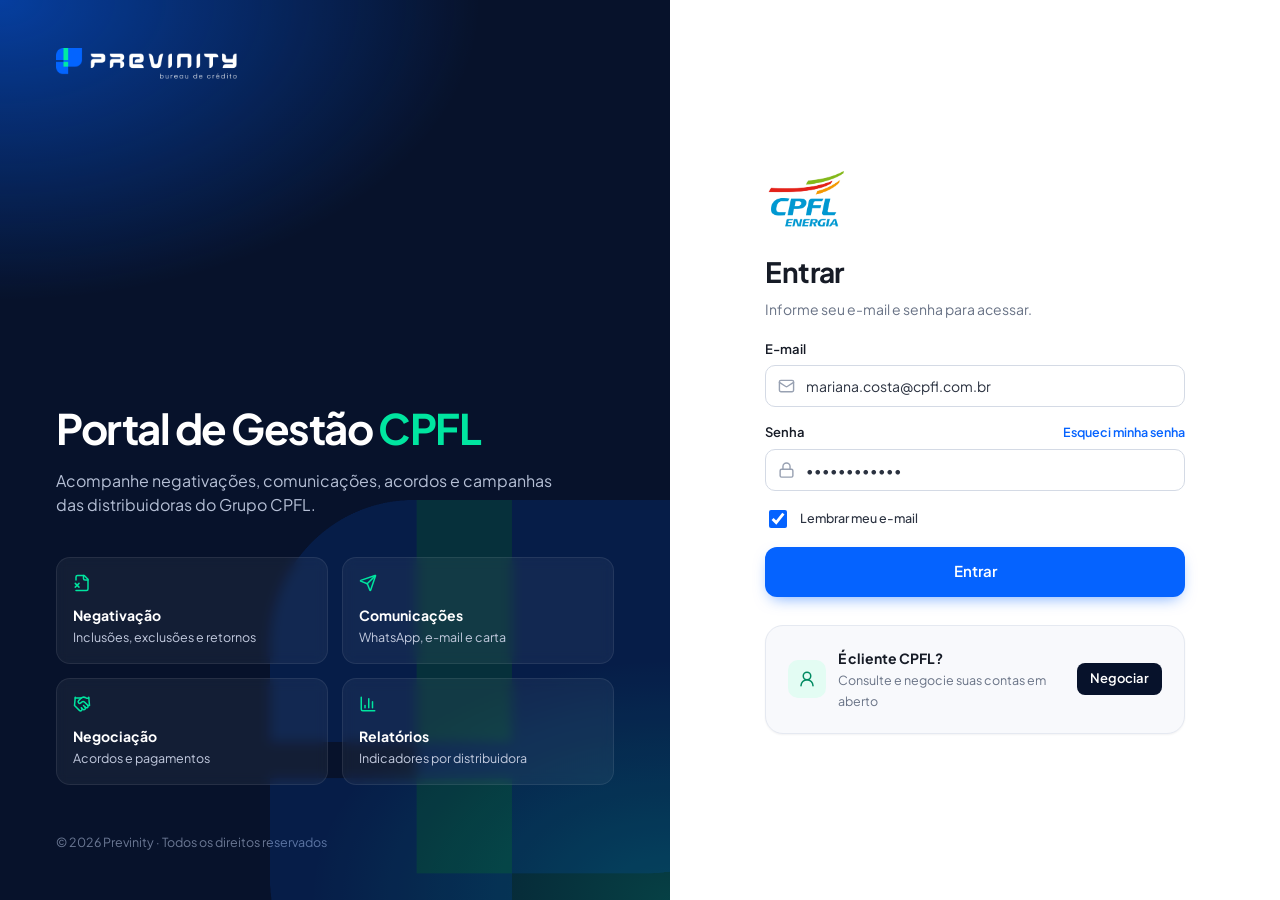
<file: index.html>
<!doctype html>
<html lang="pt-BR">
<head>
  <meta charset="utf-8">
  <meta name="viewport" content="width=device-width, initial-scale=1">
  <title>Previnity · Portal de Gestão CPFL</title>
  <link rel="icon" href="assets/img/simbolo.png">
  <link rel="stylesheet" href="assets/css/styles.css?v=5">
</head>
<body>
  <main class="auth">
    <section class="auth-hero">
      <img class="shape" src="assets/img/simbolo.png" alt="">
      <img src="assets/img/logo-branco.png" alt="Previnity" style="height:34px;width:auto;align-self:flex-start;object-fit:contain">
      <div style="margin-top:auto;padding-top:48px">
        <h1>Portal de Gestão <em>CPFL</em></h1>
        <p class="lead">Acompanhe negativações, comunicações, acordos e campanhas das distribuidoras do Grupo CPFL.</p>
        <div class="auth-feats">
          <div class="auth-feat"><i data-lucide="file-x-2"></i><strong>Negativação</strong><span>Inclusões, exclusões e retornos</span></div>
          <div class="auth-feat"><i data-lucide="send"></i><strong>Comunicações</strong><span>WhatsApp, e-mail e carta</span></div>
          <div class="auth-feat"><i data-lucide="handshake"></i><strong>Negociação</strong><span>Acordos e pagamentos</span></div>
          <div class="auth-feat"><i data-lucide="bar-chart-3"></i><strong>Relatórios</strong><span>Indicadores por distribuidora</span></div>
        </div>
      </div>
      <p class="small" style="margin-top:48px;color:#6b7894">© 2026 Previnity · Todos os direitos reservados</p>
    </section>

    <section class="auth-form">
      <div class="auth-card">
        <div id="step-login">
          <img src="assets/img/cpfl.png" alt="CPFL Energia" style="height:64px;width:auto;margin-bottom:20px">
          <h2>Entrar</h2>
          <p class="muted mt-1">Informe seu e-mail e senha para acessar.</p>

          <form id="login-form" class="stack mt-3" style="gap:16px">
            <div class="field">
              <label for="email">E-mail</label>
              <div class="input-icon"><i data-lucide="mail"></i><input class="input" id="email" type="email" value="mariana.costa@cpfl.com.br" required></div>
            </div>
            <div class="field">
              <div class="row-between"><label for="pwd">Senha</label><a href="#" class="small" style="font-weight:600">Esqueci minha senha</a></div>
              <div class="input-icon"><i data-lucide="lock"></i><input class="input" id="pwd" type="password" value="demonstracao" required></div>
            </div>
            <label class="check small"><input type="checkbox" checked> Lembrar meu e-mail</label>
            <button class="btn btn-primary btn-block btn-lg" type="submit">Entrar</button>
          </form>
        </div>

        <div id="step-mfa" class="hide">
          <button class="btn btn-ghost btn-sm" type="button" data-back style="margin-left:-12px"><i data-lucide="arrow-left"></i> Voltar</button>
          <div class="ico-box mt-2" style="width:52px;height:52px;border-radius:14px"><i data-lucide="mail-check"></i></div>
          <h2 class="mt-2">Código de verificação</h2>
          <p class="muted mt-1">Enviamos um código de 6 dígitos para o seu e-mail.</p>
          <form id="mfa-form" class="mt-3">
            <div class="row" style="gap:10px" id="otp">
              <input class="input" maxlength="1" inputmode="numeric" style="text-align:center;font-size:20px;font-weight:700;height:54px">
              <input class="input" maxlength="1" inputmode="numeric" style="text-align:center;font-size:20px;font-weight:700;height:54px">
              <input class="input" maxlength="1" inputmode="numeric" style="text-align:center;font-size:20px;font-weight:700;height:54px">
              <input class="input" maxlength="1" inputmode="numeric" style="text-align:center;font-size:20px;font-weight:700;height:54px">
              <input class="input" maxlength="1" inputmode="numeric" style="text-align:center;font-size:20px;font-weight:700;height:54px">
              <input class="input" maxlength="1" inputmode="numeric" style="text-align:center;font-size:20px;font-weight:700;height:54px">
            </div>
            <button class="btn btn-primary btn-block btn-lg mt-3" type="submit">Confirmar</button>
            <p class="small muted mt-2" style="text-align:center">Não recebeu? <a href="#" style="font-weight:600">Reenviar código</a></p>
          </form>
        </div>

        <div class="card card-pad mt-4" style="background:var(--surface-2)">
          <div class="row">
            <div class="ico-box green"><i data-lucide="user-round"></i></div>
            <div class="grow" style="flex:1">
              <strong class="strong" style="display:block">É cliente CPFL?</strong>
              <span class="small muted">Consulte e negocie suas contas em aberto</span>
            </div>
            <a class="btn btn-sm btn-dark" href="negociar">Negociar</a>
          </div>
        </div>
      </div>
    </section>
  </main>

  <script src="assets/vendor/lucide.min.js"></script>
  <script>
    lucide.createIcons();
    const login = document.getElementById('step-login');
    const mfa = document.getElementById('step-mfa');
    const showMfa = () => { login.classList.add('hide'); mfa.classList.remove('hide'); mfa.querySelector('input').focus(); };
    document.getElementById('login-form').addEventListener('submit', e => { e.preventDefault(); showMfa(); });
    document.querySelector('[data-back]').addEventListener('click', () => { mfa.classList.add('hide'); login.classList.remove('hide'); });
    const otp = [...document.querySelectorAll('#otp input')];
    otp.forEach((el, i) => el.addEventListener('input', () => { if (el.value && otp[i + 1]) otp[i + 1].focus(); }));
    document.getElementById('mfa-form').addEventListener('submit', e => { e.preventDefault(); location.href = 'gestao#/dashboard'; });
  </script>
</body>
</html>
</file>
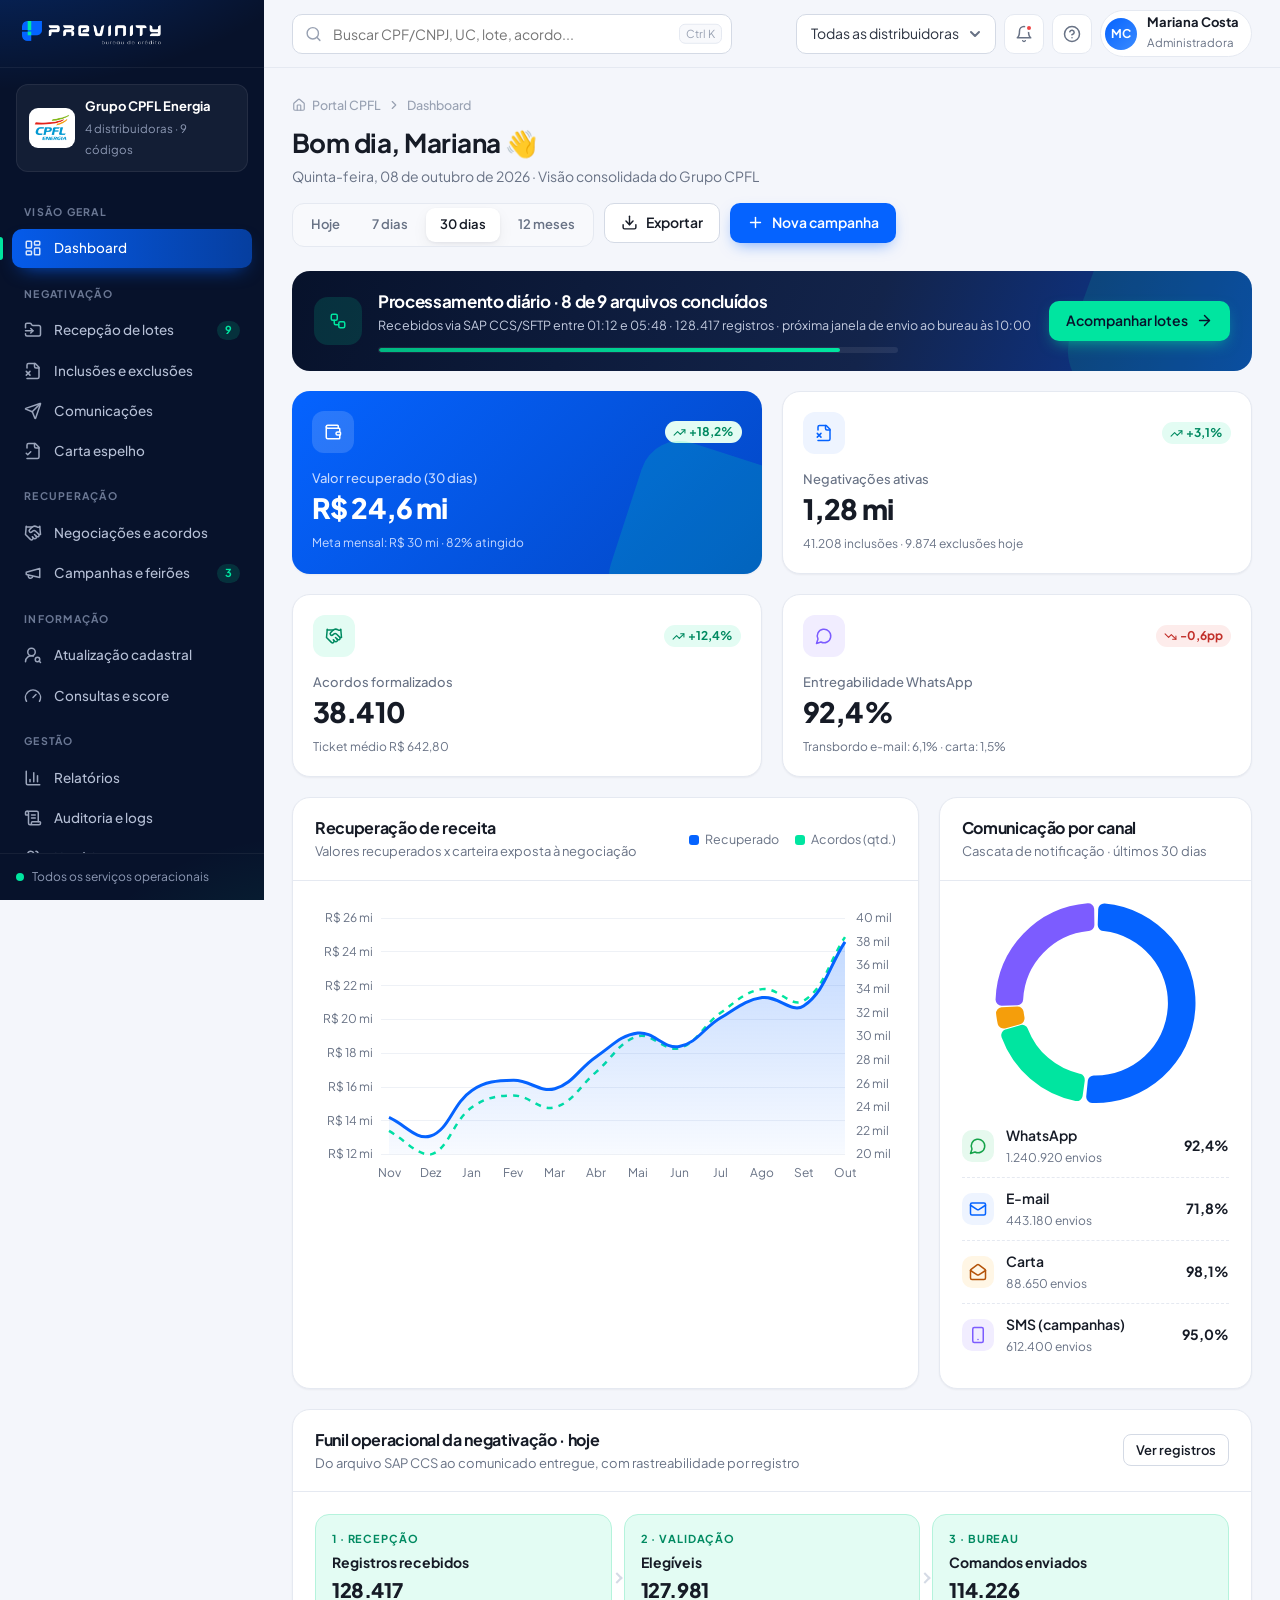
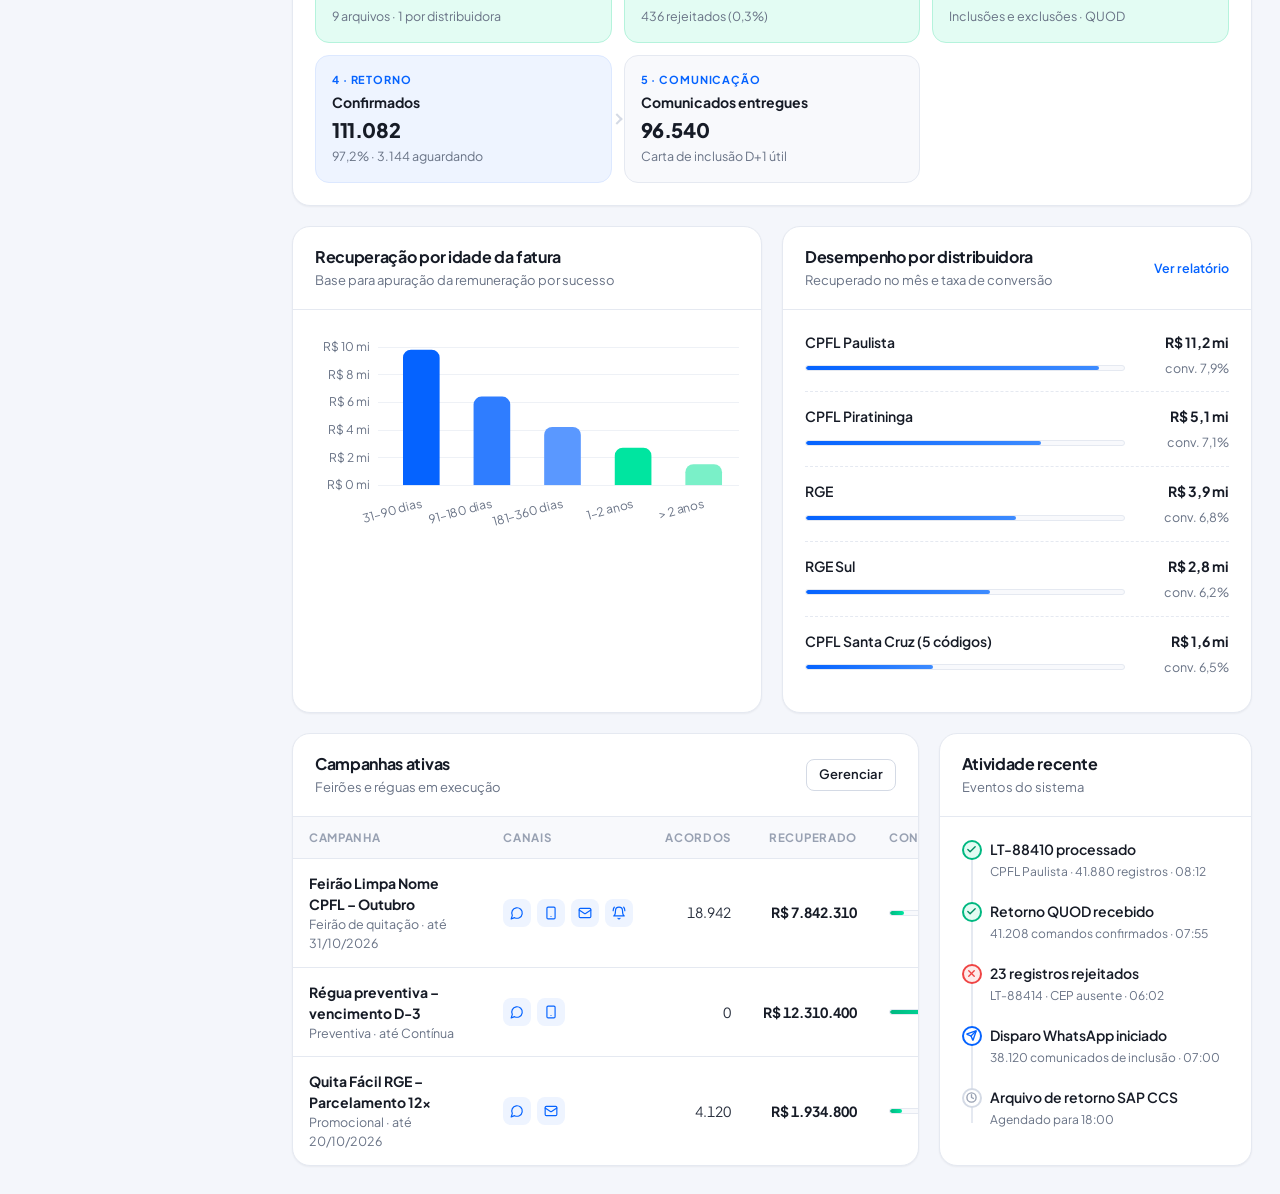
<file: gestao.html>
<!doctype html>
<html lang="pt-BR">
<head>
  <meta charset="utf-8">
  <meta name="viewport" content="width=device-width, initial-scale=1">
  <title>Previnity · Portal de Gestão CPFL</title>
  <link rel="icon" href="assets/img/simbolo.png">
  <link rel="stylesheet" href="assets/css/styles.css?v=5">
</head>
<body>
  <div class="app" id="app">
    <aside class="sidebar">
      <div class="sidebar-brand"><a href="#/dashboard"><img src="assets/img/logo-branco.png" alt="Previnity"></a></div>
      <div class="sidebar-client">
        <div class="logo-cpfl"><img src="assets/img/cpfl.png" alt="CPFL Energia"></div>
        <div><strong>Grupo CPFL Energia</strong><span>4 distribuidoras · 9 códigos</span></div>
      </div>
      <nav class="nav" id="nav">
        <div class="nav-title">Visão geral</div>
        <a href="#/dashboard"><i data-lucide="layout-dashboard"></i>Dashboard</a>
        <div class="nav-title">Negativação</div>
        <a href="#/lotes"><i data-lucide="folder-input"></i>Recepção de lotes<span class="count">9</span></a>
        <a href="#/negativacoes"><i data-lucide="file-x-2"></i>Inclusões e exclusões</a>
        <a href="#/comunicacoes"><i data-lucide="send"></i>Comunicações</a>
        <a href="#/carta-espelho"><i data-lucide="file-check-2"></i>Carta espelho</a>
        <div class="nav-title">Recuperação</div>
        <a href="#/negociacoes"><i data-lucide="handshake"></i>Negociações e acordos</a>
        <a href="#/campanhas"><i data-lucide="megaphone"></i>Campanhas e feirões<span class="count">3</span></a>
        <div class="nav-title">Informação</div>
        <a href="#/cadastral"><i data-lucide="user-round-search"></i>Atualização cadastral</a>
        <a href="#/consultas"><i data-lucide="gauge"></i>Consultas e score</a>
        <div class="nav-title">Gestão</div>
        <a href="#/relatorios"><i data-lucide="bar-chart-3"></i>Relatórios</a>
        <a href="#/auditoria"><i data-lucide="scroll-text"></i>Auditoria e logs</a>
        <a href="#/usuarios"><i data-lucide="users"></i>Usuários e acessos</a>
        <div class="nav-title">Atalhos</div>
        <a href="negociar" target="_blank"><i data-lucide="external-link"></i>Portal do consumidor</a>
      </nav>
      <div class="sidebar-foot">
        <div class="status"><span class="pulse"></span>Todos os serviços operacionais</div>
      </div>
    </aside>
    <div class="overlay nav" id="nav-overlay"></div>

    <div class="main">
      <header class="topbar">
        <button class="icon-btn menu-toggle" id="menu-toggle" aria-label="Menu"><i data-lucide="menu"></i></button>
        <div class="search input-icon">
          <i data-lucide="search"></i>
          <input class="input" id="global-search" placeholder="Buscar CPF/CNPJ, UC, lote, acordo..." autocomplete="off">
          <span class="kbd">Ctrl K</span>
        </div>
        <div class="topbar-actions">
          <select class="select hide-sm" id="dist-filter" style="width:auto;height:40px;min-width:200px">
            <option>Todas as distribuidoras</option>
            <option>CPFL Paulista</option>
            <option>CPFL Piratininga</option>
            <option>CPFL Santa Cruz</option>
            <option>RGE</option>
            <option>RGE Sul</option>
          </select>
          <div class="rel">
            <button class="icon-btn" id="notif-btn" aria-label="Notificações"><i data-lucide="bell"></i><span class="dot"></span></button>
            <div class="dropdown" id="notif-dd">
              <div class="row-between" style="padding:16px 18px;border-bottom:1px solid var(--border)">
                <strong class="strong">Notificações</strong><a href="#" class="small" style="font-weight:600" data-toast="Notificações marcadas como lidas">Marcar todas como lidas</a>
              </div>
              <div class="list" style="padding:4px 18px 10px">
                <div class="list-item"><div class="ico-box green"><i data-lucide="check-check"></i></div><div class="grow"><strong>8 de 9 lotes processados</strong><span class="sub">Hoje, 08:12 · Recepção diária</span></div></div>
                <div class="list-item"><div class="ico-box warn"><i data-lucide="triangle-alert"></i></div><div class="grow"><strong>23 registros sem CEP</strong><span class="sub">LT-88416 · Santa Cruz · Mococa</span></div></div>
                <div class="list-item"><div class="ico-box violet"><i data-lucide="megaphone"></i></div><div class="grow"><strong>Feirão Outubro bateu R$ 7,8 mi</strong><span class="sub">Ontem, 19:00 · Campanhas</span></div></div>
                <div class="list-item"><div class="ico-box"><i data-lucide="file-down"></i></div><div class="grow"><strong>Retorno QUOD disponível</strong><span class="sub">Hoje, 07:55 · 41.208 comandos</span></div></div>
              </div>
            </div>
          </div>
          <button class="icon-btn hide-sm" aria-label="Ajuda" data-toast="Central de ajuda aberta em nova aba" data-icon="life-buoy"><i data-lucide="circle-help"></i></button>
          <div class="rel">
            <div class="user-chip" id="user-btn">
              <span class="avatar">MC</span>
              <div><strong>Mariana Costa</strong><span>Administradora</span></div>
            </div>
            <div class="dropdown" id="user-dd" style="min-width:240px">
              <div style="padding:16px 18px;border-bottom:1px solid var(--border)"><strong class="strong">Mariana Costa</strong><div class="small muted">mariana.costa@cpfl.com.br</div></div>
              <div class="nav" style="padding:8px">
                <a href="#/usuarios" style="color:var(--text)"><i data-lucide="user-cog"></i>Meu perfil</a>
                <a href="#/integracoes" style="color:var(--text)"><i data-lucide="settings"></i>Configurações</a>
                <a href="./" style="color:var(--danger)"><i data-lucide="log-out"></i>Sair</a>
              </div>
            </div>
          </div>
        </div>
      </header>

      <main class="content" id="view"></main>
    </div>
  </div>

  <script src="assets/vendor/lucide.min.js"></script>
  <script src="assets/vendor/chart.umd.min.js"></script>
  <script src="assets/js/data.js?v=5"></script>
  <script src="assets/js/ui.js?v=5"></script>
  <script src="assets/js/views-operacao.js?v=5"></script>
  <script src="assets/js/views-recuperacao.js?v=5"></script>
  <script src="assets/js/views-gestao.js?v=5"></script>
  <script src="assets/js/app.js?v=5"></script>
</body>
</html>
</file>
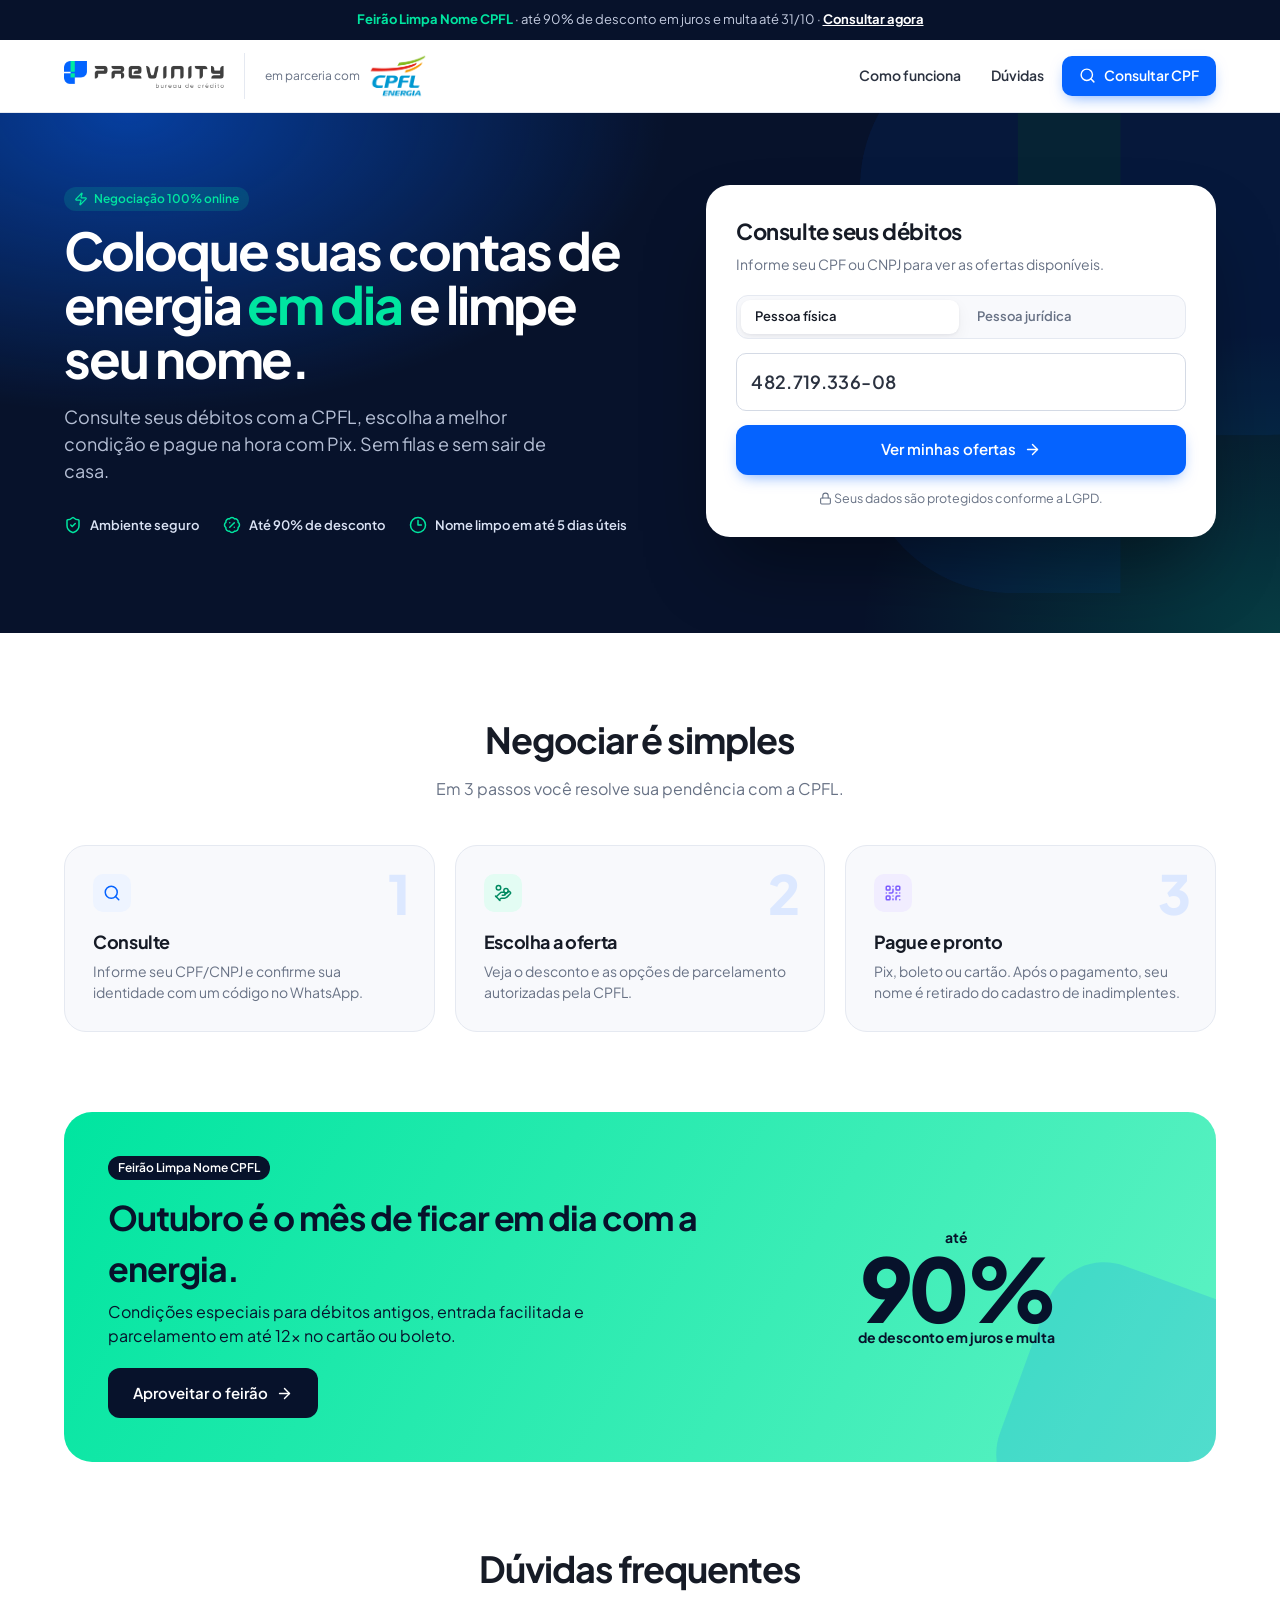
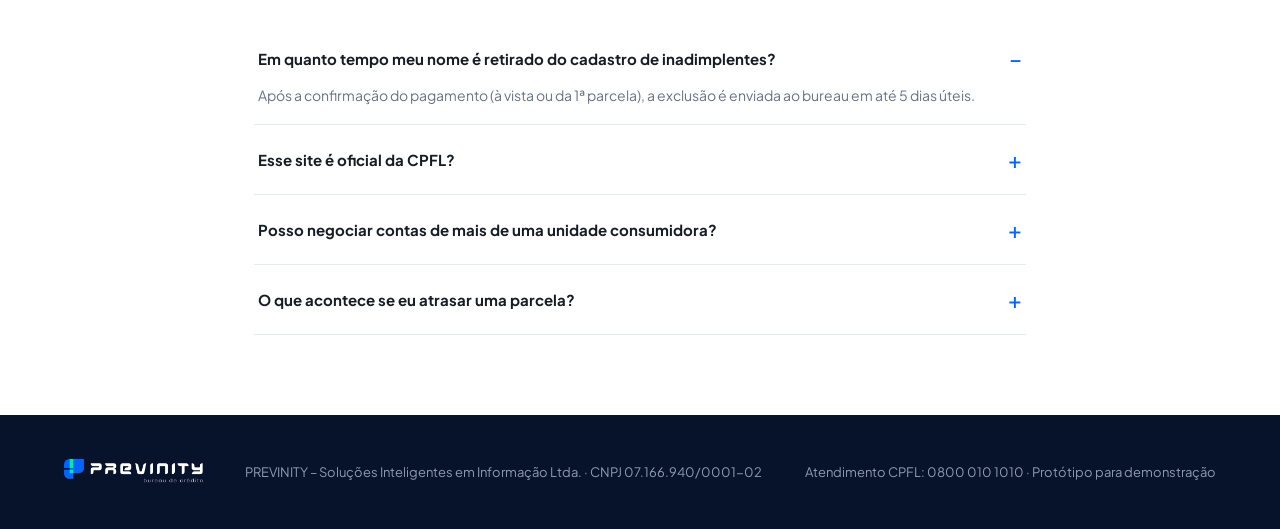
<file: negociar.html>
<!doctype html>
<html lang="pt-BR">
<head>
  <meta charset="utf-8">
  <meta name="viewport" content="width=device-width, initial-scale=1">
  <title>Negocie suas contas de energia · CPFL + Previnity</title>
  <link rel="icon" href="assets/img/simbolo.png">
  <link rel="stylesheet" href="assets/css/styles.css?v=5">
  <link rel="stylesheet" href="assets/css/portal.css?v=5">
</head>
<body class="portal">
  <div class="p-strip"><b>Feirão Limpa Nome CPFL</b> · até 90% de desconto em juros e multa até 31/10 · <a href="#" data-start style="color:#fff;font-weight:700;text-decoration:underline">Consultar agora</a></div>
  <header class="p-header">
    <div class="in">
      <a href="negociar"><img src="assets/img/logo.png" alt="Previnity"></a>
      <div class="partner">em parceria com <img src="assets/img/cpfl.png" alt="CPFL Energia" style="height:46px;width:auto"></div>
      <nav>
        <a class="link" href="#como">Como funciona</a>
        <a class="link" href="#faq">Dúvidas</a>
        <button class="btn btn-primary" data-start><i data-lucide="search"></i>Consultar CPF</button>
      </nav>
    </div>
  </header>

  <!-- ================= LANDING ================= -->
  <div id="landing">
    <section class="p-hero">
      <img class="shape" src="assets/img/simbolo.png" alt="">
      <div class="in">
        <div>
          <span class="badge no-dot" style="background:rgba(0,229,160,.15);color:var(--green)"><i data-lucide="zap" style="width:14px;height:14px"></i> Negociação 100% online</span>
          <h1 class="mt-2">Coloque suas contas de energia <em>em dia</em> e limpe seu nome.</h1>
          <p class="lead">Consulte seus débitos com a CPFL, escolha a melhor condição e pague na hora com Pix. Sem filas e sem sair de casa.</p>
          <div class="p-trust">
            <div><i data-lucide="shield-check"></i>Ambiente seguro</div>
            <div><i data-lucide="badge-percent"></i>Até 90% de desconto</div>
            <div><i data-lucide="clock-3"></i>Nome limpo em até 5 dias úteis</div>
          </div>
        </div>
        <div class="p-card">
          <h2>Consulte seus débitos</h2>
          <p class="muted mt-1">Informe seu CPF ou CNPJ para ver as ofertas disponíveis.</p>
          <form id="form-cpf" class="mt-3 stack" style="gap:14px">
            <div class="tabs" data-tabs style="width:100%"><button type="button" class="tab active" style="flex:1">Pessoa física</button><button type="button" class="tab" style="flex:1">Pessoa jurídica</button></div>
            <input class="input p-cpf" id="cpf" inputmode="numeric" placeholder="000.000.000-00" value="482.719.336-08">
            <button class="btn btn-primary btn-lg btn-block" type="submit">Ver minhas ofertas <i data-lucide="arrow-right"></i></button>
            <p class="small muted" style="text-align:center"><i data-lucide="lock" style="width:13px;height:13px;vertical-align:-2px"></i> Seus dados são protegidos conforme a LGPD.</p>
          </form>
        </div>
      </div>
    </section>

    <section class="p-section" id="como">
      <h2 class="title">Negociar é simples</h2>
      <p class="sub">Em 3 passos você resolve sua pendência com a CPFL.</p>
      <div class="p-steps">
        <div class="p-step"><span class="num">1</span><span class="ico-box"><i data-lucide="search"></i></span><h3>Consulte</h3><p>Informe seu CPF/CNPJ e confirme sua identidade com um código no WhatsApp.</p></div>
        <div class="p-step"><span class="num">2</span><span class="ico-box green"><i data-lucide="hand-coins"></i></span><h3>Escolha a oferta</h3><p>Veja o desconto e as opções de parcelamento autorizadas pela CPFL.</p></div>
        <div class="p-step"><span class="num">3</span><span class="ico-box violet"><i data-lucide="qr-code"></i></span><h3>Pague e pronto</h3><p>Pix, boleto ou cartão. Após o pagamento, seu nome é retirado do cadastro de inadimplentes.</p></div>
      </div>
    </section>

    <section class="p-feirao">
      <div>
        <span class="badge badge-dark no-dot">Feirão Limpa Nome CPFL</span>
        <h2 class="mt-2">Outubro é o mês de ficar em dia com a energia.</h2>
        <p class="mt-1" style="font-size:16px;max-width:480px">Condições especiais para débitos antigos, entrada facilitada e parcelamento em até 12x no cartão ou boleto.</p>
        <button class="btn btn-dark btn-lg mt-3" data-start>Aproveitar o feirão <i data-lucide="arrow-right"></i></button>
      </div>
      <div style="text-align:center;position:relative;z-index:1">
        <div style="font-weight:700">até</div>
        <div class="big">90%</div>
        <div style="font-weight:700">de desconto em juros e multa</div>
      </div>
    </section>

    <section class="p-section" id="faq" style="max-width:820px">
      <h2 class="title">Dúvidas frequentes</h2>
      <div class="faq mt-4">
        <details open><summary>Em quanto tempo meu nome é retirado do cadastro de inadimplentes?</summary><p>Após a confirmação do pagamento (à vista ou da 1ª parcela), a exclusão é enviada ao bureau em até 5 dias úteis.</p></details>
        <details><summary>Esse site é oficial da CPFL?</summary><p>Sim. A plataforma é operada pela Previnity, bureau de crédito contratado pela CPFL. Confira sempre o endereço do site e nunca pague para terceiros.</p></details>
        <details><summary>Posso negociar contas de mais de uma unidade consumidora?</summary><p>Sim. Todas as UCs vinculadas ao seu CPF/CNPJ aparecem na consulta e podem ser negociadas juntas.</p></details>
        <details><summary>O que acontece se eu atrasar uma parcela?</summary><p>Você recebe lembretes por WhatsApp. Persistindo o atraso, o acordo pode ser cancelado e o débito volta ao valor original.</p></details>
      </div>
    </section>
  </div>

  <!-- ================= JORNADA ================= -->
  <div id="journey" class="journey hide">
    <div class="in">
      <div class="row-between" style="margin-bottom:14px">
        <button class="btn btn-ghost btn-sm" id="j-back" style="margin-left:-12px"><i data-lucide="arrow-left"></i>Voltar</button>
        <span class="small muted" id="j-label">Etapa 1 de 5</span>
      </div>
      <div class="j-progress" id="j-progress"><span></span><span></span><span></span><span></span><span></span></div>
      <div id="j-view"></div>
    </div>
  </div>

  <footer class="p-footer">
    <div class="in">
      <img src="assets/img/logo-branco.png" alt="Previnity" style="height:26px;width:auto">
      <span>PREVINITY – Soluções Inteligentes em Informação Ltda. · CNPJ 07.166.940/0001-02</span>
      <span>Atendimento CPFL: 0800 010 1010 · Protótipo para demonstração</span>
    </div>
  </footer>

  <script src="assets/vendor/lucide.min.js"></script>
  <script src="assets/js/ui.js?v=5"></script>
  <script src="assets/js/portal.js?v=5"></script>
</body>
</html>
</file>
<file: assets/css/styles.css>
@font-face {
  font-family: "Jakarta";
  src: url("../fonts/jakarta.woff2") format("woff2");
  font-weight: 200 800;
  font-display: swap;
  unicode-range: U+0000-00FF, U+0131, U+0152-0153, U+02BB-02BC, U+02C6, U+02DA, U+02DC, U+2000-206F, U+20AC, U+2122, U+2191, U+2193, U+2212, U+2215, U+FEFF, U+FFFD;
}
@font-face {
  font-family: "Jakarta";
  src: url("../fonts/jakarta-ext.woff2") format("woff2");
  font-weight: 200 800;
  font-display: swap;
  unicode-range: U+0100-024F, U+0259, U+1E00-1EFF, U+2020, U+20A0-20AB, U+20AD-20CF, U+2113, U+2C60-2C7F, U+A720-A7FF;
}

:root {
  --blue: #0563ff;
  --blue-700: #0347c4;
  --blue-600: #0453e0;
  --blue-100: #dce8ff;
  --blue-50: #eef4ff;
  --green: #00e5a0;
  --green-600: #00b881;
  --green-700: #008a61;
  --green-50: #e3fcf3;
  --navy: #07122b;
  --navy-800: #0b1a3a;
  --navy-700: #13244b;
  --ink: #161b26;
  --text: #2b3240;
  --muted: #687285;
  --subtle: #98a1b2;
  --border: #e5e9f1;
  --border-strong: #d4dae5;
  --bg: #f4f6fb;
  --surface: #ffffff;
  --surface-2: #f8f9fc;
  --warn: #f59e0b;
  --warn-50: #fff6e5;
  --danger: #ef4444;
  --danger-50: #fdeceb;
  --violet: #7c5cff;
  --violet-50: #f1edff;
  --radius-sm: 8px;
  --radius: 12px;
  --radius-lg: 18px;
  --radius-xl: 26px;
  --shadow-sm: 0 1px 2px rgba(16, 24, 40, 0.05);
  --shadow: 0 1px 3px rgba(16, 24, 40, 0.06), 0 6px 16px rgba(16, 24, 40, 0.05);
  --shadow-lg: 0 24px 48px -12px rgba(7, 18, 43, 0.25);
  --sidebar-w: 264px;
  --topbar-h: 68px;
  --ease: cubic-bezier(0.2, 0.8, 0.2, 1);
}

*, *::before, *::after { box-sizing: border-box; }
html { -webkit-text-size-adjust: 100%; }
body {
  margin: 0;
  font-family: "Jakarta", ui-sans-serif, system-ui, -apple-system, "Segoe UI", Roboto, sans-serif;
  font-size: 14px;
  line-height: 1.5;
  color: var(--text);
  background: var(--bg);
  -webkit-font-smoothing: antialiased;
}
h1, h2, h3, h4, h5 { margin: 0; color: var(--ink); font-weight: 700; letter-spacing: -0.02em; }
p { margin: 0; }
a { color: var(--blue); text-decoration: none; }
img { max-width: 100%; display: block; }
button, input, select, textarea { font: inherit; color: inherit; }
::selection { background: var(--blue-100); }

.icon, [data-lucide] { width: 18px; height: 18px; stroke-width: 2; flex-shrink: 0; }

/* ---------- Buttons ---------- */
.btn {
  display: inline-flex; align-items: center; justify-content: center; gap: 8px;
  height: 40px; padding: 0 16px; border-radius: 10px;
  border: 1px solid transparent; background: var(--surface); color: var(--ink);
  font-weight: 600; font-size: 14px; cursor: pointer; white-space: nowrap;
  transition: background .15s, border-color .15s, color .15s, transform .1s, box-shadow .15s;
}
.btn:active { transform: translateY(1px); }
.btn svg { width: 17px; height: 17px; }
.btn-primary { background: var(--blue); color: #fff; box-shadow: 0 6px 16px -6px rgba(5, 99, 255, .6); }
.btn-primary:hover { background: var(--blue-600); }
.btn-accent { background: var(--green); color: var(--navy); box-shadow: 0 6px 16px -6px rgba(0, 229, 160, .7); }
.btn-accent:hover { background: #00d695; }
.btn-dark { background: var(--navy); color: #fff; }
.btn-dark:hover { background: var(--navy-700); }
.btn-outline { border-color: var(--border-strong); background: var(--surface); }
.btn-outline:hover { border-color: var(--blue); color: var(--blue); }
.btn-ghost { background: transparent; color: var(--muted); }
.btn-ghost:hover { background: var(--surface-2); color: var(--ink); }
.btn-danger { background: var(--danger-50); color: var(--danger); }
.btn-danger:hover { background: #fbd9d7; }
.btn-sm { height: 32px; padding: 0 12px; font-size: 13px; border-radius: 8px; }
.btn-lg { height: 50px; padding: 0 24px; font-size: 15px; border-radius: 12px; }
.btn-block { width: 100%; }
.btn-icon { width: 40px; padding: 0; }
.btn-icon.btn-sm { width: 32px; }

/* ---------- Forms ---------- */
.field { display: flex; flex-direction: column; gap: 6px; }
.field label, .label { font-size: 13px; font-weight: 600; color: var(--ink); }
.field .hint { font-size: 12px; color: var(--muted); }
.input, .select, .textarea {
  width: 100%; height: 42px; padding: 0 14px;
  border: 1px solid var(--border-strong); border-radius: 10px; background: var(--surface);
  transition: border-color .15s, box-shadow .15s; outline: none;
}
.textarea { height: auto; min-height: 96px; padding: 12px 14px; resize: vertical; }
.select { appearance: none; padding-right: 36px; cursor: pointer;
  background-image: url("data:image/svg+xml,%3Csvg xmlns='http://www.w3.org/2000/svg' width='16' height='16' fill='none' stroke='%23687285' stroke-width='2' stroke-linecap='round' stroke-linejoin='round'%3E%3Cpath d='m4 6 4 4 4-4'/%3E%3C/svg%3E");
  background-repeat: no-repeat; background-position: right 12px center; }
.input:focus, .select:focus, .textarea:focus { border-color: var(--blue); box-shadow: 0 0 0 4px rgba(5, 99, 255, .12); }
.input-icon { position: relative; }
.input-icon > svg { position: absolute; left: 13px; top: 50%; transform: translateY(-50%); color: var(--subtle); width: 17px; height: 17px; pointer-events: none; }
.input-icon .input { padding-left: 40px; }
.form-grid { display: grid; grid-template-columns: repeat(2, 1fr); gap: 16px; }
.form-grid .span-2 { grid-column: span 2; }

.switch { position: relative; display: inline-flex; width: 40px; height: 22px; flex-shrink: 0; }
.switch input { opacity: 0; width: 0; height: 0; }
.switch span { position: absolute; inset: 0; border-radius: 99px; background: var(--border-strong); transition: .2s; cursor: pointer; }
.switch span::after { content: ""; position: absolute; width: 16px; height: 16px; left: 3px; top: 3px; border-radius: 50%; background: #fff; box-shadow: var(--shadow-sm); transition: .2s var(--ease); }
.switch input:checked + span { background: var(--blue); }
.switch input:checked + span::after { transform: translateX(18px); }

.check { display: inline-flex; align-items: center; gap: 10px; cursor: pointer; font-weight: 500; }
.check input { width: 18px; height: 18px; accent-color: var(--blue); }

/* ---------- Badges / chips ---------- */
.badge {
  display: inline-flex; align-items: center; gap: 6px; height: 24px; padding: 0 10px;
  border-radius: 99px; font-size: 12px; font-weight: 600; white-space: nowrap;
  background: var(--surface-2); color: var(--muted);
}
.badge::before { content: ""; width: 6px; height: 6px; border-radius: 50%; background: currentColor; }
.badge.no-dot::before { display: none; }
.badge-blue { background: var(--blue-50); color: var(--blue); }
.badge-green { background: var(--green-50); color: var(--green-700); }
.badge-warn { background: var(--warn-50); color: #b45309; }
.badge-danger { background: var(--danger-50); color: #c2302a; }
.badge-violet { background: var(--violet-50); color: var(--violet); }
.badge-dark { background: var(--navy); color: #fff; }

.chip-group { display: flex; flex-wrap: wrap; gap: 8px; }
.chip {
  display: inline-flex; align-items: center; gap: 6px; height: 34px; padding: 0 14px;
  border-radius: 99px; border: 1px solid var(--border-strong); background: var(--surface);
  font-weight: 600; font-size: 13px; cursor: pointer; color: var(--muted); transition: .15s;
}
.chip svg { width: 15px; height: 15px; }
.chip:hover { border-color: var(--blue); color: var(--blue); }
.chip.active { background: var(--blue); border-color: var(--blue); color: #fff; }

/* ---------- Cards ---------- */
.card { background: var(--surface); border: 1px solid var(--border); border-radius: var(--radius-lg); box-shadow: var(--shadow-sm); }
.card-pad { padding: 22px; }
.card-head { display: flex; align-items: center; justify-content: space-between; gap: 12px; padding: 18px 22px; border-bottom: 1px solid var(--border); flex-wrap: wrap; }
.card-head h3 { font-size: 16px; }
.card-head p { color: var(--muted); font-size: 13px; margin-top: 2px; }
.card-body { padding: 22px; }
.card-foot { padding: 14px 22px; border-top: 1px solid var(--border); display: flex; align-items: center; justify-content: space-between; gap: 12px; color: var(--muted); font-size: 13px; flex-wrap: wrap; }

/* ---------- Layout grid ---------- */
.grid { display: grid; gap: 20px; }
.g-2 { grid-template-columns: repeat(2, minmax(0, 1fr)); }
.g-3 { grid-template-columns: repeat(3, minmax(0, 1fr)); }
.g-4 { grid-template-columns: repeat(4, minmax(0, 1fr)); }
.g-main { grid-template-columns: minmax(0, 2fr) minmax(0, 1fr); }
.stack { display: flex; flex-direction: column; gap: 20px; }
.row { display: flex; align-items: center; gap: 12px; }
.row-between { display: flex; align-items: center; justify-content: space-between; gap: 12px; }
.wrap { flex-wrap: wrap; }
.muted { color: var(--muted); }
.small { font-size: 12.5px; }
.strong { font-weight: 700; color: var(--ink); }
.mono { font-family: ui-monospace, SFMono-Regular, Menlo, monospace; font-size: 12.5px; }
.text-green { color: var(--green-700); }
.text-danger { color: var(--danger); }
.text-blue { color: var(--blue); }
.mt-1 { margin-top: 6px; } .mt-2 { margin-top: 12px; } .mt-3 { margin-top: 20px; } .mt-4 { margin-top: 28px; }
.hide { display: none !important; }

/* ---------- App shell ---------- */
.app { display: flex; min-height: 100vh; }
.sidebar {
  position: fixed; inset: 0 auto 0 0; width: var(--sidebar-w); z-index: 40;
  background: var(--navy); color: #c4cce0; display: flex; flex-direction: column;
  transition: transform .3s var(--ease);
  background-image: radial-gradient(600px 300px at -10% -10%, rgba(5, 99, 255, .35), transparent 60%), radial-gradient(400px 260px at 120% 110%, rgba(0, 229, 160, .12), transparent 60%);
}
.sidebar-brand { height: var(--topbar-h); display: flex; align-items: center; padding: 0 22px; border-bottom: 1px solid rgba(255, 255, 255, .06); }
.sidebar-brand img { height: 26px; width: auto; }
.sidebar-client { margin: 16px 16px 6px; padding: 12px; border-radius: 12px; background: rgba(255, 255, 255, .05); border: 1px solid rgba(255, 255, 255, .07); display: flex; align-items: center; gap: 10px; }
.sidebar-client .logo-cpfl { width: 46px; height: 40px; border-radius: 9px; background: #fff; display: grid; place-items: center; padding: 4px; flex-shrink: 0; }
.sidebar-client .logo-cpfl img { width: 100%; height: 100%; object-fit: contain; }
.sidebar-client strong { display: block; color: #fff; font-size: 13px; }
.sidebar-client span { font-size: 11.5px; color: #8e9ab5; }
.nav { flex: 1; overflow-y: auto; padding: 10px 12px 20px; scrollbar-width: thin; scrollbar-color: rgba(255, 255, 255, .12) transparent; }
.nav-title { font-size: 10.5px; text-transform: uppercase; letter-spacing: .12em; color: #6b7894; font-weight: 700; padding: 16px 12px 8px; }
.nav a {
  display: flex; align-items: center; gap: 12px; padding: 9px 12px; margin: 2px 0;
  border-radius: 10px; color: #b5bfd5; font-weight: 500; font-size: 13.5px; position: relative; transition: .15s;
}
.nav a svg { width: 18px; height: 18px; opacity: .85; }
.nav a:hover { background: rgba(255, 255, 255, .06); color: #fff; }
.nav a.active { background: linear-gradient(90deg, rgba(5, 99, 255, .9), rgba(5, 99, 255, .55)); color: #fff; box-shadow: 0 8px 20px -10px rgba(5, 99, 255, .9); }
.nav a.active::before { content: ""; position: absolute; left: -12px; top: 8px; bottom: 8px; width: 3px; border-radius: 0 3px 3px 0; background: var(--green); }
.nav .count { margin-left: auto; font-size: 11px; font-weight: 700; background: rgba(0, 229, 160, .15); color: var(--green); padding: 1px 8px; border-radius: 99px; }
.sidebar-foot { padding: 14px 16px; border-top: 1px solid rgba(255, 255, 255, .06); }
.sidebar-foot .status { display: flex; align-items: center; gap: 8px; font-size: 12px; color: #8e9ab5; }
.pulse { width: 8px; height: 8px; border-radius: 50%; background: var(--green); box-shadow: 0 0 0 0 rgba(0, 229, 160, .6); animation: pulse 2s infinite; }
@keyframes pulse { 70% { box-shadow: 0 0 0 8px rgba(0, 229, 160, 0); } 100% { box-shadow: 0 0 0 0 rgba(0, 229, 160, 0); } }

.main { flex: 1; margin-left: var(--sidebar-w); min-width: 0; display: flex; flex-direction: column; }
.topbar {
  position: sticky; top: 0; z-index: 30; height: var(--topbar-h);
  display: flex; align-items: center; gap: 14px; padding: 0 28px;
  background: rgba(244, 246, 251, .85); backdrop-filter: blur(12px); border-bottom: 1px solid var(--border);
}
.topbar .search { flex: 1; max-width: 440px; }
.topbar .search .input { height: 40px; background: var(--surface); }
.kbd { position: absolute; right: 10px; top: 50%; transform: translateY(-50%); font-size: 11px; color: var(--subtle); border: 1px solid var(--border); border-radius: 6px; padding: 1px 6px; background: var(--surface-2); }
.topbar-actions { margin-left: auto; display: flex; align-items: center; gap: 8px; }
.icon-btn { position: relative; width: 40px; height: 40px; border-radius: 10px; display: grid; place-items: center; border: 1px solid var(--border); background: var(--surface); cursor: pointer; color: var(--muted); transition: .15s; }
.icon-btn:hover { color: var(--blue); border-color: var(--blue-100); }
.icon-btn .dot { position: absolute; top: 9px; right: 10px; width: 8px; height: 8px; border-radius: 50%; background: var(--danger); border: 2px solid #fff; }
.user-chip { display: flex; align-items: center; gap: 10px; padding: 4px 12px 4px 4px; border-radius: 99px; border: 1px solid var(--border); background: var(--surface); cursor: pointer; }
.avatar { width: 32px; height: 32px; border-radius: 50%; display: grid; place-items: center; font-weight: 700; font-size: 12px; color: #fff; background: linear-gradient(135deg, var(--blue), #3b8bff); flex-shrink: 0; }
.avatar.green { background: linear-gradient(135deg, var(--green-600), var(--green)); color: var(--navy); }
.avatar.violet { background: linear-gradient(135deg, #6a4cff, #9f87ff); }
.avatar.warn { background: linear-gradient(135deg, #f59e0b, #fbbf24); }
.user-chip strong { font-size: 13px; color: var(--ink); display: block; line-height: 1.2; }
.user-chip div span { font-size: 11.5px; color: var(--muted); }
.menu-toggle { display: none; }

.content { padding: 28px; max-width: 1480px; width: 100%; margin: 0 auto; }
.page-head { display: flex; align-items: flex-end; justify-content: space-between; gap: 16px; margin-bottom: 24px; flex-wrap: wrap; }
.page-head h1 { font-size: 26px; }
.page-head p { color: var(--muted); margin-top: 4px; }
.breadcrumb { display: flex; align-items: center; gap: 6px; font-size: 12.5px; color: var(--subtle); margin-bottom: 8px; font-weight: 500; }
.breadcrumb svg { width: 14px; height: 14px; }
.page-actions { display: flex; gap: 10px; flex-wrap: wrap; }

/* ---------- KPI ---------- */
.kpi { padding: 20px; position: relative; overflow: hidden; }
.kpi-top { display: flex; align-items: center; justify-content: space-between; }
.kpi-icon { width: 42px; height: 42px; border-radius: 12px; display: grid; place-items: center; background: var(--blue-50); color: var(--blue); }
.kpi-icon.green { background: var(--green-50); color: var(--green-700); }
.kpi-icon.warn { background: var(--warn-50); color: #b45309; }
.kpi-icon.violet { background: var(--violet-50); color: var(--violet); }
.kpi-icon.danger { background: var(--danger-50); color: var(--danger); }
.kpi-label { color: var(--muted); font-size: 13px; font-weight: 500; margin-top: 16px; }
.kpi-value { font-size: 28px; font-weight: 800; color: var(--ink); letter-spacing: -.03em; margin-top: 2px; line-height: 1.2; }
.kpi-value small { font-size: 15px; font-weight: 700; color: var(--muted); }
.trend { display: inline-flex; align-items: center; gap: 3px; font-size: 12px; font-weight: 700; padding: 2px 8px; border-radius: 99px; }
.trend svg { width: 13px; height: 13px; }
.trend.up { color: var(--green-700); background: var(--green-50); }
.trend.down { color: #c2302a; background: var(--danger-50); }
.kpi-foot { margin-top: 10px; font-size: 12px; color: var(--muted); display: flex; gap: 6px; align-items: center; }
.kpi.hero { background: linear-gradient(135deg, var(--blue) 0%, #0347c4 100%); color: #dbe7ff; border: 0; }
.kpi.hero .kpi-value, .kpi.hero h3 { color: #fff; }
.kpi.hero .kpi-label { color: #c5d8ff; }
.kpi.hero .kpi-icon { background: rgba(255, 255, 255, .15); color: #fff; }
.kpi.hero::after { content: ""; position: absolute; right: -40px; bottom: -60px; width: 180px; height: 180px; border-radius: 40px; background: var(--green); opacity: .18; transform: rotate(18deg); }

/* ---------- Table ---------- */
.table-wrap { overflow-x: auto; }
.table { width: 100%; border-collapse: collapse; min-width: 720px; }
.table th { text-align: left; font-size: 11.5px; text-transform: uppercase; letter-spacing: .06em; font-weight: 700; color: var(--subtle); padding: 12px 16px; background: var(--surface-2); border-bottom: 1px solid var(--border); white-space: nowrap; }
.table td { padding: 14px 16px; border-bottom: 1px solid var(--border); vertical-align: middle; }
.table tr:last-child td { border-bottom: 0; }
.table tbody tr { transition: background .12s; }
.table tbody tr:hover { background: #fafbff; }
.table tbody tr.clickable { cursor: pointer; }
.table .cell-user { display: flex; align-items: center; gap: 10px; }
.table .cell-user strong { display: block; color: var(--ink); font-weight: 600; }
.table .cell-user div span { font-size: 12px; color: var(--muted); }
.table .num { text-align: right; font-variant-numeric: tabular-nums; }
.toolbar { display: flex; align-items: center; gap: 10px; padding: 14px 22px; border-bottom: 1px solid var(--border); flex-wrap: wrap; }
.toolbar .input-icon { flex: 1; min-width: 220px; max-width: 360px; }
.toolbar .select { width: auto; min-width: 160px; }
.pager { display: flex; gap: 6px; }
.pager button { width: 32px; height: 32px; border-radius: 8px; border: 1px solid var(--border); background: var(--surface); cursor: pointer; font-weight: 600; font-size: 13px; }
.pager button.active { background: var(--blue); color: #fff; border-color: var(--blue); }

/* ---------- Tabs ---------- */
.tabs { display: flex; gap: 4px; padding: 4px; background: var(--surface-2); border: 1px solid var(--border); border-radius: 12px; width: fit-content; max-width: 100%; overflow-x: auto; }
.tab { height: 34px; padding: 0 14px; border-radius: 9px; border: 0; background: transparent; font-weight: 600; font-size: 13px; color: var(--muted); cursor: pointer; white-space: nowrap; display: inline-flex; align-items: center; gap: 6px; }
.tab.active { background: var(--surface); color: var(--ink); box-shadow: var(--shadow); }
.tab .badge { height: 20px; padding: 0 7px; font-size: 11px; }
.tabs-line { display: flex; gap: 24px; border-bottom: 1px solid var(--border); padding: 0 22px; overflow-x: auto; }
.tabs-line .tab { height: 48px; padding: 0; border-radius: 0; border-bottom: 2px solid transparent; }
.tabs-line .tab.active { box-shadow: none; color: var(--blue); border-color: var(--blue); background: transparent; }

/* ---------- Progress ---------- */
.progress { height: 8px; border-radius: 99px; background: var(--surface-2); overflow: hidden; border: 1px solid var(--border); }
.progress > span { display: block; height: 100%; border-radius: inherit; background: linear-gradient(90deg, var(--blue), #3d8bff); transition: width .6s var(--ease); }
.progress.green > span { background: linear-gradient(90deg, var(--green-600), var(--green)); }
.progress.warn > span { background: var(--warn); }
.progress.thin { height: 6px; }

.list { display: flex; flex-direction: column; }
.list-item { display: flex; align-items: center; gap: 12px; padding: 14px 0; border-bottom: 1px dashed var(--border); }
.list-item:last-child { border-bottom: 0; }
.list-item .grow { flex: 1; min-width: 0; }
.list-item strong { color: var(--ink); font-weight: 600; display: block; }
.list-item span.sub { font-size: 12px; color: var(--muted); }

.ico-box { width: 38px; height: 38px; border-radius: 10px; display: grid; place-items: center; background: var(--blue-50); color: var(--blue); flex-shrink: 0; }
.ico-box.green { background: var(--green-50); color: var(--green-700); }
.ico-box.warn { background: var(--warn-50); color: #b45309; }
.ico-box.danger { background: var(--danger-50); color: var(--danger); }
.ico-box.violet { background: var(--violet-50); color: var(--violet); }
.ico-box.dark { background: var(--navy); color: var(--green); }
.ico-box.wa { background: #e6f9ee; color: #16a34a; }

/* ---------- Pipeline / flow ---------- */
.flow { display: grid; grid-template-columns: repeat(5, 1fr); gap: 12px; }
.flow-step { position: relative; padding: 16px; border-radius: 14px; background: var(--surface-2); border: 1px solid var(--border); }
.flow-step:not(:last-child)::after { content: ""; position: absolute; right: -10px; top: 50%; width: 8px; height: 8px; border-top: 2px solid var(--border-strong); border-right: 2px solid var(--border-strong); transform: translateY(-50%) rotate(45deg); }
.flow-step .n { font-size: 11px; font-weight: 700; color: var(--blue); text-transform: uppercase; letter-spacing: .08em; }
.flow-step strong { display: block; color: var(--ink); margin: 4px 0 2px; font-size: 14px; }
.flow-step .v { font-size: 20px; font-weight: 800; color: var(--ink); letter-spacing: -.02em; }
.flow-step.done { background: var(--green-50); border-color: #b5f3dc; }
.flow-step.done .n { color: var(--green-700); }
.flow-step.run { background: var(--blue-50); border-color: var(--blue-100); }

.cascade { display: flex; align-items: stretch; gap: 0; }
.cascade-item { flex: 1; padding: 18px; border: 1px solid var(--border); background: var(--surface); position: relative; }
.cascade-item:first-child { border-radius: 14px 0 0 14px; }
.cascade-item:last-child { border-radius: 0 14px 14px 0; }
.cascade-item + .cascade-item { border-left: 0; }
.cascade-item .row { margin-bottom: 12px; }
.cascade-arrow { position: absolute; right: -13px; top: 50%; transform: translateY(-50%); width: 26px; height: 26px; border-radius: 50%; background: var(--surface); border: 1px solid var(--border); display: grid; place-items: center; z-index: 2; color: var(--muted); }
.cascade-arrow svg { width: 14px; height: 14px; }

/* ---------- Timeline ---------- */
.timeline { position: relative; padding-left: 28px; }
.timeline::before { content: ""; position: absolute; left: 9px; top: 6px; bottom: 6px; width: 2px; background: var(--border); }
.tl-item { position: relative; padding-bottom: 20px; }
.tl-item:last-child { padding-bottom: 0; }
.tl-dot { position: absolute; left: -28px; top: 1px; width: 20px; height: 20px; border-radius: 50%; background: var(--surface); border: 2px solid var(--blue); display: grid; place-items: center; }
.tl-dot svg { width: 11px; height: 11px; color: var(--blue); stroke-width: 3; }
.tl-item.ok .tl-dot { border-color: var(--green-600); background: var(--green-50); }
.tl-item.ok .tl-dot svg { color: var(--green-700); }
.tl-item.fail .tl-dot { border-color: var(--danger); background: var(--danger-50); }
.tl-item.fail .tl-dot svg { color: var(--danger); }
.tl-item.pending .tl-dot { border-color: var(--border-strong); }
.tl-item.pending .tl-dot svg { color: var(--subtle); }
.tl-item strong { color: var(--ink); font-weight: 600; display: block; }
.tl-item .sub { font-size: 12px; color: var(--muted); }

/* ---------- Modal / drawer ---------- */
.overlay { position: fixed; inset: 0; background: rgba(7, 18, 43, .5); backdrop-filter: blur(3px); z-index: 80; opacity: 0; pointer-events: none; transition: opacity .25s; }
.overlay.open { opacity: 1; pointer-events: auto; }
.overlay.nav { z-index: 35; }
.modal { position: fixed; left: 50%; top: 50%; z-index: 90; width: min(640px, calc(100vw - 32px)); max-height: calc(100vh - 48px); overflow: auto; background: var(--surface); border-radius: 22px; box-shadow: var(--shadow-lg); transform: translate(-50%, -46%) scale(.98); opacity: 0; pointer-events: none; transition: .25s var(--ease); }
.modal.lg { width: min(920px, calc(100vw - 32px)); }
.modal.open { transform: translate(-50%, -50%) scale(1); opacity: 1; pointer-events: auto; }
.modal-head { display: flex; align-items: flex-start; justify-content: space-between; gap: 16px; padding: 22px 24px 0; }
.modal-head h3 { font-size: 18px; }
.modal-head p { color: var(--muted); font-size: 13px; margin-top: 3px; }
.modal-body { padding: 20px 24px; }
.modal-foot { display: flex; justify-content: flex-end; gap: 10px; padding: 16px 24px; border-top: 1px solid var(--border); background: var(--surface-2); border-radius: 0 0 22px 22px; position: sticky; bottom: 0; }
.drawer { position: fixed; top: 0; right: 0; bottom: 0; z-index: 90; width: min(520px, 100vw); background: var(--surface); box-shadow: var(--shadow-lg); transform: translateX(100%); transition: transform .3s var(--ease); display: flex; flex-direction: column; }
.drawer.open { transform: none; }
.drawer-head { padding: 20px 24px; border-bottom: 1px solid var(--border); display: flex; justify-content: space-between; gap: 12px; align-items: flex-start; }
.drawer-body { padding: 22px 24px; overflow-y: auto; flex: 1; }
.drawer-foot { padding: 14px 24px; border-top: 1px solid var(--border); display: flex; gap: 10px; justify-content: flex-end; }

.dl { display: grid; grid-template-columns: 1fr 1fr; gap: 14px 20px; }
.dl div span { display: block; font-size: 12px; color: var(--muted); font-weight: 500; }
.dl div strong { color: var(--ink); font-weight: 600; font-size: 14px; }

/* ---------- Toast ---------- */
.toasts { position: fixed; right: 20px; bottom: 20px; z-index: 120; display: flex; flex-direction: column; gap: 10px; }
.toast { display: flex; align-items: center; gap: 12px; min-width: 300px; max-width: 420px; padding: 14px 16px; border-radius: 14px; background: var(--navy); color: #fff; box-shadow: var(--shadow-lg); animation: toastIn .35s var(--ease); font-weight: 500; }
.toast .ico-box { width: 32px; height: 32px; background: rgba(0, 229, 160, .15); color: var(--green); }
.toast.out { animation: toastOut .3s forwards; }
@keyframes toastIn { from { transform: translateY(20px); opacity: 0; } }
@keyframes toastOut { to { transform: translateX(30px); opacity: 0; } }

/* ---------- Dropzone ---------- */
.dropzone { border: 2px dashed var(--border-strong); border-radius: 16px; padding: 34px; text-align: center; background: var(--surface-2); cursor: pointer; transition: .2s; }
.dropzone:hover, .dropzone.drag { border-color: var(--blue); background: var(--blue-50); }
.dropzone .ico-box { margin: 0 auto 12px; width: 52px; height: 52px; border-radius: 14px; }

/* ---------- Steps (wizard) ---------- */
.steps { display: flex; gap: 8px; }
.step { flex: 1; display: flex; align-items: center; gap: 10px; padding: 12px; border-radius: 12px; border: 1px solid var(--border); background: var(--surface); }
.step .n { width: 28px; height: 28px; border-radius: 50%; display: grid; place-items: center; background: var(--surface-2); border: 1px solid var(--border); font-weight: 700; font-size: 13px; color: var(--muted); flex-shrink: 0; }
.step strong { font-size: 13px; color: var(--muted); font-weight: 600; display: block; line-height: 1.2; }
.step span { font-size: 11.5px; color: var(--subtle); }
.step.active { border-color: var(--blue); box-shadow: 0 0 0 4px rgba(5, 99, 255, .08); }
.step.active .n { background: var(--blue); color: #fff; border-color: var(--blue); }
.step.active strong { color: var(--ink); }
.step.done .n { background: var(--green); color: var(--navy); border-color: var(--green); }
.step.done strong { color: var(--ink); }

.option-card { border: 1.5px solid var(--border); border-radius: 14px; padding: 16px; cursor: pointer; transition: .15s; background: var(--surface); display: flex; gap: 12px; align-items: flex-start; }
.option-card:hover { border-color: var(--blue-100); }
.option-card.selected { border-color: var(--blue); background: var(--blue-50); box-shadow: 0 0 0 4px rgba(5, 99, 255, .08); }
.option-card strong { color: var(--ink); display: block; }
.option-card p { color: var(--muted); font-size: 12.5px; margin-top: 2px; }

/* ---------- Letter (carta espelho) ---------- */
.letter { background: #fff; border: 1px solid var(--border); border-radius: 8px; padding: 34px 38px; font-size: 12.5px; color: #333; box-shadow: 0 20px 40px -20px rgba(7, 18, 43, .25); position: relative; line-height: 1.65; }
.letter h4 { font-size: 14px; text-transform: uppercase; letter-spacing: .04em; margin: 18px 0 8px; }
.letter .stamp { position: absolute; top: 24px; right: 28px; border: 2px solid var(--green-600); color: var(--green-700); font-weight: 800; font-size: 11px; padding: 4px 10px; border-radius: 6px; transform: rotate(6deg); letter-spacing: .06em; }
.letter table { width: 100%; border-collapse: collapse; margin: 10px 0; }
.letter td, .letter th { border: 1px solid #e3e3e3; padding: 6px 8px; text-align: left; font-size: 12px; }

.wa-phone { background: #e5ddd5; border-radius: 22px; padding: 18px 14px; min-height: 320px; background-image: radial-gradient(rgba(0,0,0,.035) 1px, transparent 1px); background-size: 14px 14px; }
.wa-bubble { background: #fff; border-radius: 4px 14px 14px 14px; padding: 10px 12px; max-width: 88%; font-size: 13px; box-shadow: 0 1px 1px rgba(0,0,0,.08); color: #111; }
.wa-bubble + .wa-bubble { margin-top: 8px; }
.wa-bubble .time { font-size: 10.5px; color: #8a8a8a; text-align: right; margin-top: 4px; display: flex; align-items: center; gap: 4px; justify-content: flex-end; }
.wa-bubble .time svg { width: 14px; height: 14px; color: #34b7f1; }
.wa-bubble .btn-wa { display: block; text-align: center; color: #0a84ff; padding-top: 8px; margin-top: 8px; border-top: 1px solid #eee; font-weight: 600; }

.empty { text-align: center; padding: 48px 24px; color: var(--muted); }
.empty .ico-box { margin: 0 auto 14px; width: 56px; height: 56px; border-radius: 16px; }

.chart-box { position: relative; height: 280px; }
.chart-box.sm { height: 200px; }
.chart-box.xs { height: 160px; }
.legend { display: flex; gap: 16px; flex-wrap: wrap; font-size: 12.5px; color: var(--muted); }
.legend i { display: inline-block; width: 10px; height: 10px; border-radius: 3px; margin-right: 6px; vertical-align: -1px; }

.banner { display: flex; flex-wrap: wrap; align-items: center; gap: 16px; padding: 18px 22px; border-radius: var(--radius-lg); background: linear-gradient(110deg, var(--navy) 0%, var(--navy-700) 60%, #0b3aa0 100%); color: #c4cce0; position: relative; overflow: hidden; }
.banner h3 { color: #fff; font-size: 17px; }
.banner::after { content: ""; position: absolute; right: -30px; top: -50px; width: 200px; height: 200px; border-radius: 50px; background: var(--green); opacity: .12; transform: rotate(20deg); }
.banner > * { position: relative; z-index: 1; }

.dist-grid { display: grid; grid-template-columns: repeat(3, 1fr); gap: 12px; }
.dist-card { padding: 14px; border: 1px solid var(--border); border-radius: 14px; background: var(--surface); }
.dist-card .row-between { margin-bottom: 10px; }
.dist-card strong { color: var(--ink); font-size: 13.5px; }

.dropdown { position: absolute; top: calc(100% + 8px); right: 0; min-width: 320px; background: var(--surface); border: 1px solid var(--border); border-radius: 16px; box-shadow: var(--shadow-lg); z-index: 60; opacity: 0; pointer-events: none; transform: translateY(-6px); transition: .2s var(--ease); }
.dropdown.open { opacity: 1; pointer-events: auto; transform: none; }
.rel { position: relative; }

/* ---------- Auth ---------- */
.auth { min-height: 100vh; display: grid; grid-template-columns: 1.1fr 1fr; background: var(--surface); }
.auth-hero { position: relative; overflow: hidden; padding: 48px 56px; display: flex; flex-direction: column; color: #c4cce0;
  background: var(--navy);
  background-image: radial-gradient(800px 500px at 0% 0%, rgba(5, 99, 255, .55), transparent 60%), radial-gradient(600px 400px at 100% 100%, rgba(0, 229, 160, .22), transparent 60%); }
.auth-hero .shape { position: absolute; right: -120px; bottom: -120px; width: 520px; opacity: .14; }
.auth-hero h1 { color: #fff; font-size: 42px; line-height: 1.1; letter-spacing: -.035em; max-width: 560px; }
.auth-hero h1 em { font-style: normal; color: var(--green); }
.auth-hero p.lead { font-size: 16px; max-width: 520px; margin-top: 18px; color: #b5bfd5; }
.auth-feats { display: grid; grid-template-columns: 1fr 1fr; gap: 14px; margin-top: 40px; max-width: 560px; }
.auth-feat { padding: 16px; border-radius: 14px; background: rgba(255, 255, 255, .05); border: 1px solid rgba(255, 255, 255, .08); backdrop-filter: blur(6px); }
.auth-feat svg { color: var(--green); margin-bottom: 8px; }
.auth-feat strong { color: #fff; display: block; font-size: 14px; }
.auth-feat span { font-size: 12.5px; }
.auth-form { display: flex; align-items: center; justify-content: center; padding: 48px 24px; }
.auth-card { width: 100%; max-width: 420px; }
.auth-card h2 { font-size: 28px; }
.divider { display: flex; align-items: center; gap: 12px; color: var(--subtle); font-size: 12px; margin: 22px 0; }
.divider::before, .divider::after { content: ""; flex: 1; height: 1px; background: var(--border); }

/* ---------- Responsive ---------- */
@media (max-width: 1280px) {
  .g-4 { grid-template-columns: repeat(2, minmax(0, 1fr)); }
  .flow { grid-template-columns: repeat(3, 1fr); }
  .flow-step:nth-child(3)::after { display: none; }
}
@media (max-width: 1080px) {
  .g-main, .g-3 { grid-template-columns: minmax(0, 1fr); }
  .dist-grid { grid-template-columns: repeat(2, 1fr); }
  .auth { grid-template-columns: 1fr; }
  .auth-hero { padding: 28px 24px 32px; }
  .auth-hero > div { padding-top: 28px !important; }
  .auth-hero h1 { font-size: 28px; }
  .auth-hero p.lead { font-size: 14.5px; margin-top: 10px; }
  .auth-feats, .auth-hero > p.small { display: none; }
  .auth-hero .shape { width: 320px; }
}
@media (max-width: 900px) {
  .sidebar { transform: translateX(-100%); }
  .app.nav-open .sidebar { transform: none; }
  .app.nav-open .overlay.nav { opacity: 1; pointer-events: auto; }
  .main { margin-left: 0; }
  .menu-toggle { display: grid; }
  .topbar { padding: 0 16px; }
  .topbar .search { display: none; }
  .user-chip div { display: none; }
  .user-chip { padding: 4px; }
  .content { padding: 20px 16px; }
  .g-2 { grid-template-columns: minmax(0, 1fr); }
  .cascade { flex-direction: column; }
  .cascade-item:first-child { border-radius: 14px 14px 0 0; }
  .cascade-item:last-child { border-radius: 0 0 14px 14px; }
  .cascade-item + .cascade-item { border-left: 1px solid var(--border); border-top: 0; }
  .cascade-arrow { right: 50%; top: auto; bottom: -13px; transform: translateX(50%) rotate(90deg); }
  .steps { flex-direction: column; }
}
@media (max-width: 640px) {
  .g-4 { grid-template-columns: minmax(0, 1fr); }
  .flow { grid-template-columns: 1fr; }
  .flow-step::after { display: none; }
  .dist-grid { grid-template-columns: 1fr; }
  .form-grid { grid-template-columns: 1fr; }
  .form-grid .span-2 { grid-column: auto; }
  .page-head h1 { font-size: 22px; }
  .auth-feats { grid-template-columns: 1fr; }
  .dl { grid-template-columns: 1fr; }
  .toasts { left: 16px; right: 16px; }
  .toast { min-width: 0; }
  .letter { padding: 24px 20px; }
  .topbar-actions .hide-sm { display: none; }
}
</file>
<file: assets/css/portal.css>
body.portal { background: #fff; }
.p-header { position: sticky; top: 0; z-index: 30; background: rgba(255, 255, 255, .9); backdrop-filter: blur(12px); border-bottom: 1px solid var(--border); }
.p-header .in { max-width: 1200px; margin: 0 auto; padding: 0 24px; height: 72px; display: flex; align-items: center; gap: 20px; }
.p-header img { height: 30px; width: auto; }
.p-header .partner { display: flex; align-items: center; gap: 8px; padding-left: 20px; border-left: 1px solid var(--border); font-size: 12px; color: var(--muted); }
.p-header .partner b { color: #0a3d91; font-size: 15px; letter-spacing: -.02em; }
.p-header nav { margin-left: auto; display: flex; gap: 6px; align-items: center; }
.p-header nav a.link { color: var(--text); font-weight: 600; padding: 8px 12px; border-radius: 8px; }
.p-header nav a.link:hover { background: var(--surface-2); }

.p-strip { background: var(--navy); color: #c4cce0; font-size: 13px; text-align: center; padding: 10px 16px; }
.p-strip b { color: var(--green); }

.p-hero { position: relative; overflow: hidden; background: var(--navy); color: #c4cce0;
  background-image: radial-gradient(900px 500px at 10% 0%, rgba(5, 99, 255, .55), transparent 60%), radial-gradient(700px 500px at 100% 100%, rgba(0, 229, 160, .2), transparent 60%); }
.p-hero .in { max-width: 1200px; margin: 0 auto; padding: 72px 24px 96px; display: grid; grid-template-columns: 1.15fr 1fr; gap: 56px; align-items: center; position: relative; z-index: 1; }
.p-hero h1 { color: #fff; font-size: 52px; line-height: 1.04; letter-spacing: -.04em; }
.p-hero h1 em { font-style: normal; color: var(--green); }
.p-hero .lead { font-size: 18px; margin-top: 18px; max-width: 520px; color: #b5bfd5; }
.p-hero .shape { position: absolute; right: -140px; top: -80px; width: 560px; opacity: .08; }
.p-trust { display: flex; gap: 24px; margin-top: 32px; flex-wrap: wrap; }
.p-trust div { display: flex; align-items: center; gap: 8px; font-size: 13px; font-weight: 600; color: #dbe3f5; }
.p-trust svg { color: var(--green); }

.p-card { background: #fff; border-radius: 24px; padding: 30px; box-shadow: 0 40px 80px -20px rgba(0, 0, 0, .45); color: var(--text); }
.p-card h2 { font-size: 22px; }
.p-cpf { height: 58px !important; font-size: 18px; font-weight: 600; letter-spacing: .02em; }

.p-section { max-width: 1200px; margin: 0 auto; padding: 80px 24px; }
.p-section h2.title { font-size: 36px; letter-spacing: -.03em; text-align: center; }
.p-section p.sub { text-align: center; color: var(--muted); font-size: 16px; margin-top: 10px; }
.p-steps { display: grid; grid-template-columns: repeat(3, 1fr); gap: 20px; margin-top: 44px; }
.p-step { padding: 28px; border-radius: 22px; background: var(--surface-2); border: 1px solid var(--border); position: relative; }
.p-step .num { position: absolute; top: 20px; right: 24px; font-size: 54px; font-weight: 800; color: var(--blue-100); line-height: 1; }
.p-step h3 { font-size: 18px; margin-top: 16px; }
.p-step p { color: var(--muted); margin-top: 6px; }

.p-feirao { margin: 0 24px; border-radius: 28px; max-width: 1152px; margin-inline: auto; padding: 44px; display: grid; grid-template-columns: 1.4fr 1fr; gap: 32px; align-items: center; color: var(--navy);
  background: linear-gradient(120deg, var(--green) 0%, #5ff2c4 100%); position: relative; overflow: hidden; }
.p-feirao h2 { color: var(--navy); font-size: 34px; letter-spacing: -.03em; }
.p-feirao .big { font-size: 88px; font-weight: 800; letter-spacing: -.06em; line-height: .9; color: var(--navy); }
.p-feirao::after { content: ""; position: absolute; right: -60px; bottom: -80px; width: 260px; height: 260px; border-radius: 60px; background: var(--blue); opacity: .15; transform: rotate(20deg); }

.faq details { border-bottom: 1px solid var(--border); padding: 18px 4px; }
.faq summary { cursor: pointer; font-weight: 700; color: var(--ink); list-style: none; display: flex; justify-content: space-between; align-items: center; font-size: 15px; }
.faq summary::after { content: "+"; font-size: 22px; color: var(--blue); font-weight: 500; }
.faq details[open] summary::after { content: "–"; }
.faq details p { color: var(--muted); margin-top: 10px; }

.p-footer { background: var(--navy); color: #8e9ab5; }
.p-footer .in { max-width: 1200px; margin: 0 auto; padding: 44px 24px; display: flex; justify-content: space-between; gap: 24px; flex-wrap: wrap; align-items: center; font-size: 13px; }

/* Jornada */
.journey { background: var(--bg); min-height: calc(100vh - 72px); }
.journey .in { max-width: 1080px; margin: 0 auto; padding: 32px 24px 64px; }
.j-progress { display: flex; gap: 6px; margin-bottom: 28px; }
.j-progress span { flex: 1; height: 5px; border-radius: 99px; background: var(--border); transition: background .3s; }
.j-progress span.on { background: var(--blue); }
.j-grid { display: grid; grid-template-columns: minmax(0, 1fr) 340px; gap: 24px; align-items: start; }
.j-summary { position: sticky; top: 96px; }
.debt { display: flex; align-items: center; gap: 14px; padding: 16px; border: 1.5px solid var(--border); border-radius: 16px; background: #fff; cursor: pointer; transition: .15s; }
.debt + .debt { margin-top: 10px; }
.debt.selected { border-color: var(--blue); background: var(--blue-50); }
.debt input { width: 20px; height: 20px; accent-color: var(--blue); }
.debt .grow { flex: 1; min-width: 0; }
.offer { position: relative; border: 2px solid var(--border); border-radius: 20px; padding: 20px; background: #fff; cursor: pointer; transition: .2s var(--ease); }
.offer:hover { border-color: var(--blue-100); transform: translateY(-2px); }
.offer.selected { border-color: var(--blue); box-shadow: 0 0 0 5px rgba(5, 99, 255, .1); }
.offer .tag { position: absolute; top: -12px; left: 18px; background: var(--green); color: var(--navy); font-size: 11px; font-weight: 800; text-transform: uppercase; letter-spacing: .06em; padding: 4px 10px; border-radius: 99px; }
.offer .val { font-size: 28px; font-weight: 800; color: var(--ink); letter-spacing: -.03em; }
.offer .from { color: var(--subtle); text-decoration: line-through; font-size: 13px; }
.qr { width: 200px; height: 200px; padding: 12px; background: #fff; border-radius: 16px; border: 1px solid var(--border); margin: 0 auto; }
.success-ring { width: 96px; height: 96px; border-radius: 50%; background: var(--green-50); display: grid; place-items: center; margin: 0 auto; position: relative; }
.success-ring::before { content: ""; position: absolute; inset: -10px; border-radius: 50%; border: 2px dashed #9bf0d2; animation: spin 14s linear infinite; }
.success-ring svg { width: 44px; height: 44px; color: var(--green-700); stroke-width: 3; }
@keyframes spin { to { transform: rotate(360deg); } }
.confetti { position: fixed; top: -10px; width: 10px; height: 14px; z-index: 200; pointer-events: none; animation: fall linear forwards; }
@keyframes fall { to { transform: translateY(110vh) rotate(720deg); } }

@media (max-width: 960px) {
  .p-hero .in { grid-template-columns: 1fr; padding: 48px 20px 64px; gap: 32px; }
  .p-hero h1 { font-size: 36px; }
  .p-steps { grid-template-columns: 1fr; }
  .p-feirao { grid-template-columns: 1fr; padding: 32px 24px; margin: 0 16px; }
  .p-feirao .big { font-size: 64px; }
  .j-grid { grid-template-columns: 1fr; }
  .j-summary { position: static; }
  .p-header .partner, .p-header nav a.link { display: none; }
  .p-section { padding: 56px 20px; }
  .p-section h2.title { font-size: 28px; }
}
</file>
